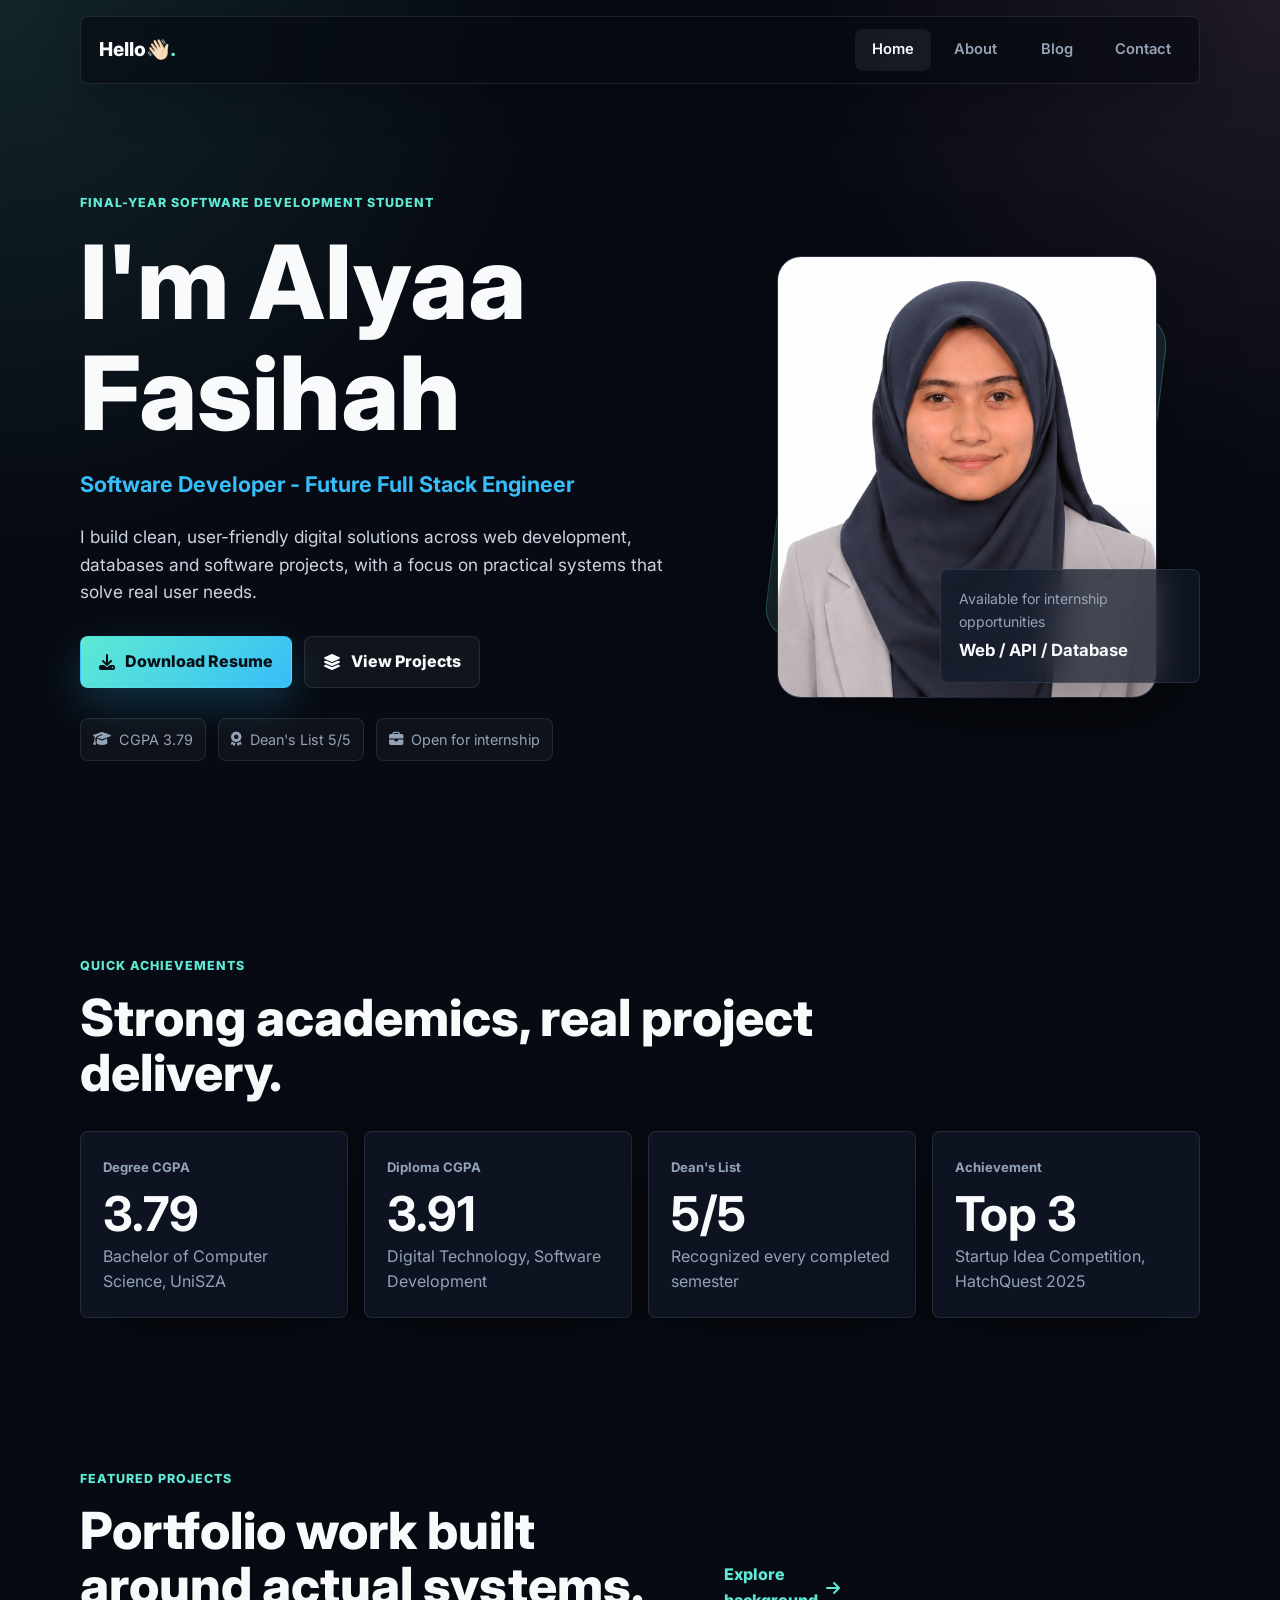
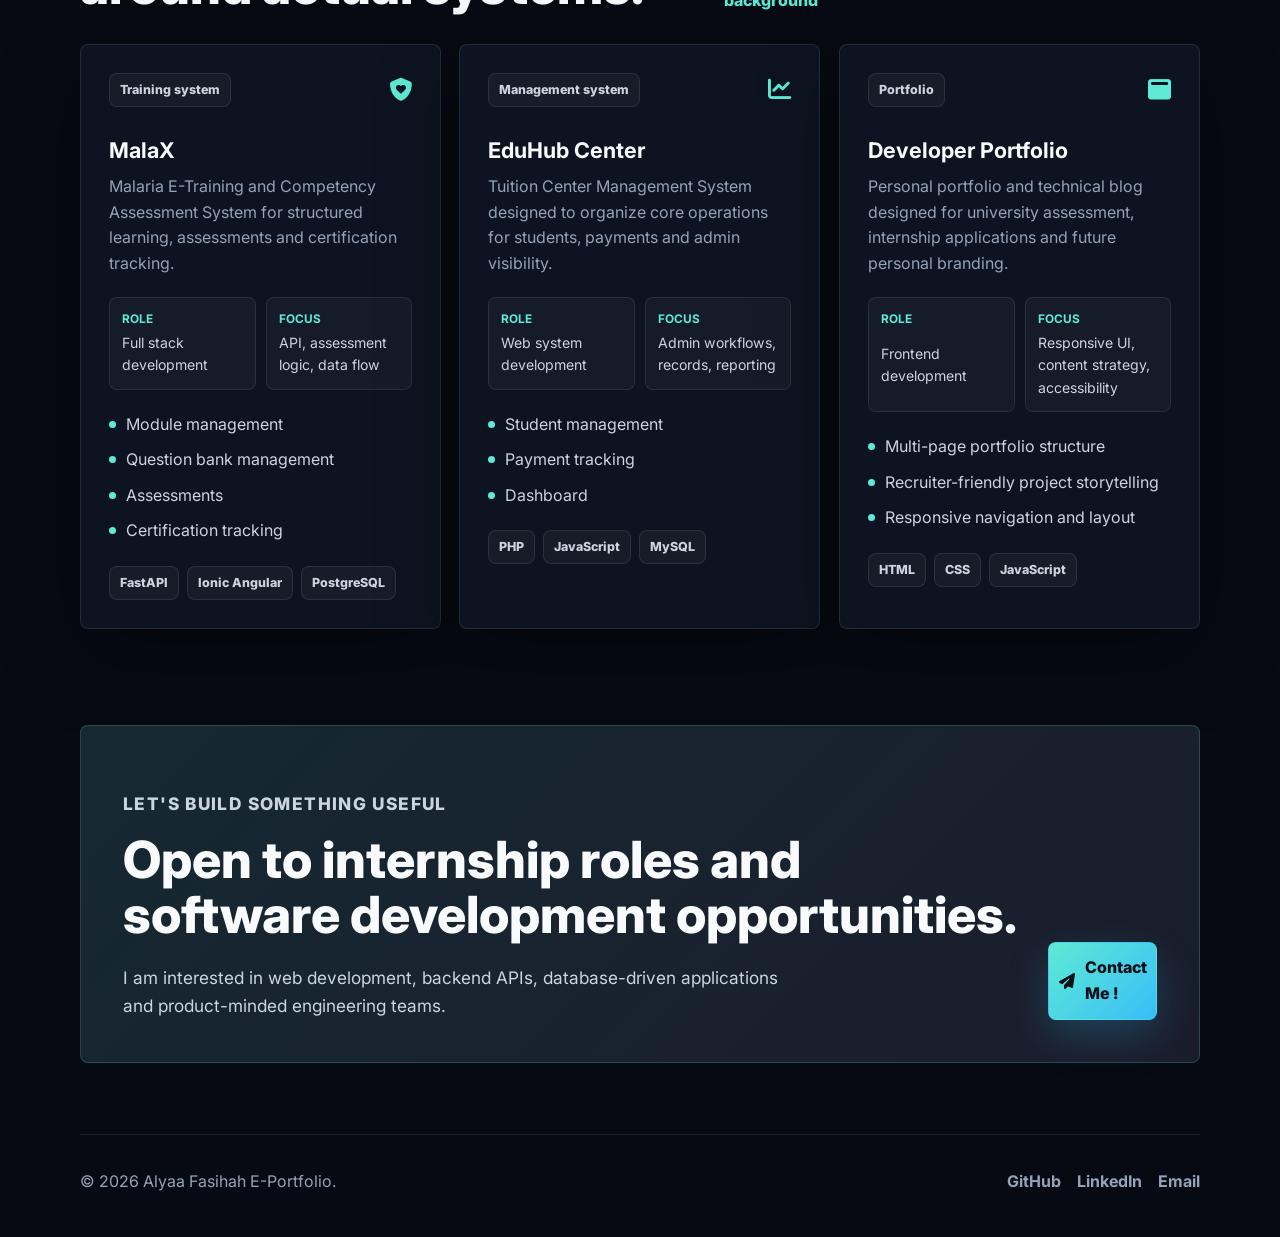
<file: index.html>
<!DOCTYPE html>
<html lang="en">
<head>
    <meta charset="UTF-8">
    <meta name="viewport" content="width=device-width, initial-scale=1.0">
    <meta name="description" content="Portfolio of Alyaa Fasihah Mohamad, a software developer and future full stack engineer.">
    <title>Alyaa Fasihah Mohamad | Software Developer</title>
    <link rel="preconnect" href="https://fonts.googleapis.com">
    <link rel="preconnect" href="https://fonts.gstatic.com" crossorigin>
    <link href="https://fonts.googleapis.com/css2?family=Inter:wght@400;500;600;700;800&display=swap" rel="stylesheet">
    <link rel="stylesheet" href="https://cdnjs.cloudflare.com/ajax/libs/font-awesome/6.5.1/css/all.min.css">
    <link rel="stylesheet" href="assets/css/style.css">
</head>
<body>
    <header class="site-header">
        <a class="logo" href="index.html" aria-label="Alyaa home">Hello👋🏻<span>.</span></a>
        <button class="nav-toggle" type="button" aria-label="Open navigation" aria-expanded="false">
            <i class="fa-solid fa-bars"></i>
        </button>
        <nav class="site-nav" aria-label="Primary navigation">
            <a class="active" href="index.html">Home</a>
            <a href="about.html">About</a>
            <a href="blog.html">Blog</a>
            <a href="contact.html">Contact</a>
        </nav>
    </header>

    <main>
        <section class="hero section-shell">
            <div class="hero-copy">
                <p class="eyebrow">Final-year software development student</p>
                <h1>I'm Alyaa Fasihah</h1>
                <p class="hero-role">Software Developer - Future Full Stack Engineer</p>
                <p class="hero-description">
                    I build clean, user-friendly digital solutions across web development, databases and software projects, with a focus on practical systems that solve real user needs.
                </p>
                <div class="hero-actions">
                    <a class="btn btn-primary" href="assets/files/AlyaaFasihah_Resume.pdf" download>
                        <i class="fa-solid fa-download"></i>
                        Download Resume
                    </a>
                    <a class="btn btn-secondary" href="#projects">
                        <i class="fa-solid fa-layer-group"></i>
                        View Projects
                    </a>
                </div>
                <div class="hero-meta" aria-label="Profile highlights">
                    <span><i class="fa-solid fa-graduation-cap"></i> CGPA 3.79</span>
                    <span><i class="fa-solid fa-award"></i> Dean's List 5/5</span>
                    <span><i class="fa-solid fa-briefcase"></i> Open for internship</span>
                </div>
            </div>

            <div class="profile-card" aria-label="Professional profile">
                <div class="profile-image-wrap">
                    <img src="assets/images/profile.png" alt="Alyaa Fasihah Mohamad">
                </div>
                <div class="profile-info glass-card">
                    <p>Available for internship opportunities</p>
                    <strong>Web / API / Database</strong>
                </div>
            </div>
        </section>

        <section class="section-shell compact">
            <div class="section-heading">
                <p class="eyebrow">Quick achievements</p>
                <h2>Strong academics, real project delivery.</h2>
            </div>
            <div class="stats-grid">
                <article class="stat-card">
                    <span>Degree CGPA</span>
                    <strong>3.79</strong>
                    <p>Bachelor of Computer Science, UniSZA</p>
                </article>
                <article class="stat-card">
                    <span>Diploma CGPA</span>
                    <strong>3.91</strong>
                    <p>Digital Technology, Software Development</p>
                </article>
                <article class="stat-card">
                    <span>Dean's List</span>
                    <strong>5/5</strong>
                    <p>Recognized every completed semester</p>
                </article>
                <article class="stat-card">
                    <span>Achievement</span>
                    <strong>Top 3</strong>
                    <p>Startup Idea Competition, HatchQuest 2025</p>
                </article>
            </div>
        </section>

        <section class="section-shell" id="projects">
            <div class="section-heading split">
                <div>
                    <p class="eyebrow">Featured projects</p>
                    <h2>Portfolio work built around actual systems.</h2>
                </div>
                <a class="text-link" href="about.html">Explore background <i class="fa-solid fa-arrow-right"></i></a>
            </div>

            <div class="project-grid">
                <article class="project-card featured-card">
                    <div class="card-top">
                        <span class="pill">Training system</span>
                        <i class="fa-solid fa-shield-heart"></i>
                    </div>
                    <h3>MalaX</h3>
                    <p>Malaria E-Training and Competency Assessment System for structured learning, assessments and certification tracking.</p>
                    <div class="project-proof">
                        <span><strong>Role</strong> Full stack development</span>
                        <span><strong>Focus</strong> API, assessment logic, data flow</span>
                    </div>
                    <ul class="feature-list">
                        <li>Module management</li>
                        <li>Question bank management</li>
                        <li>Assessments</li>
                        <li>Certification tracking</li>
                    </ul>
                    <div class="tech-stack">
                        <span>FastAPI</span>
                        <span>Ionic Angular</span>
                        <span>PostgreSQL</span>
                    </div>
                </article>

                <article class="project-card">
                    <div class="card-top">
                        <span class="pill">Management system</span>
                        <i class="fa-solid fa-chart-line"></i>
                    </div>
                    <h3>EduHub Center</h3>
                    <p>Tuition Center Management System designed to organize core operations for students, payments and admin visibility.</p>
                    <div class="project-proof">
                        <span><strong>Role</strong> Web system development</span>
                        <span><strong>Focus</strong> Admin workflows, records, reporting</span>
                    </div>
                    <ul class="feature-list">
                        <li>Student management</li>
                        <li>Payment tracking</li>
                        <li>Dashboard</li>
                    </ul>
                    <div class="tech-stack">
                        <span>PHP</span>
                        <span>JavaScript</span>
                        <span>MySQL</span>
                    </div>
                </article>

                <article class="project-card">
                    <div class="card-top">
                        <span class="pill">Portfolio</span>
                        <i class="fa-solid fa-window-maximize"></i>
                    </div>
                    <h3>Developer Portfolio</h3>
                    <p>Personal portfolio and technical blog designed for university assessment, internship applications and future personal branding.</p>
                    <div class="project-proof">
                        <span><strong>Role</strong> Frontend development</span>
                        <span><strong>Focus</strong> Responsive UI, content strategy, accessibility</span>
                    </div>
                    <ul class="feature-list">
                        <li>Multi-page portfolio structure</li>
                        <li>Recruiter-friendly project storytelling</li>
                        <li>Responsive navigation and layout</li>
                    </ul>
                    <div class="tech-stack">
                        <span>HTML</span>
                        <span>CSS</span>
                        <span>JavaScript</span>
                    </div>
                </article>
            </div>
        </section>

        <section class="cta-section section-shell">
            <div>
                <p class="eyebrow">Let's build something useful</p>
                <h2>Open to internship roles and software development opportunities.</h2>
                <p>I am interested in web development, backend APIs, database-driven applications and product-minded engineering teams.</p>
            </div>
            <a class="btn btn-primary" href="contact.html">
                <i class="fa-solid fa-paper-plane"></i>
                Contact Me !
            </a>
        </section>
    </main>

    <footer class="site-footer">
        <p>&copy; 2026 Alyaa Fasihah E-Portfolio.</p>
        <div class="footer-links">
            <a href="https://github.com/AlyaaCode" target="_blank" rel="noopener">GitHub</a>
            <a href="https://linkedin.com/in/alyaafasihah" target="_blank" rel="noopener">LinkedIn</a>
            <a href="mailto:alyaafasihahmohamad@gmail.com">Email</a>
        </div>
    </footer>

    <script src="assets/js/script.js"></script>
</body>
</html>
</file>
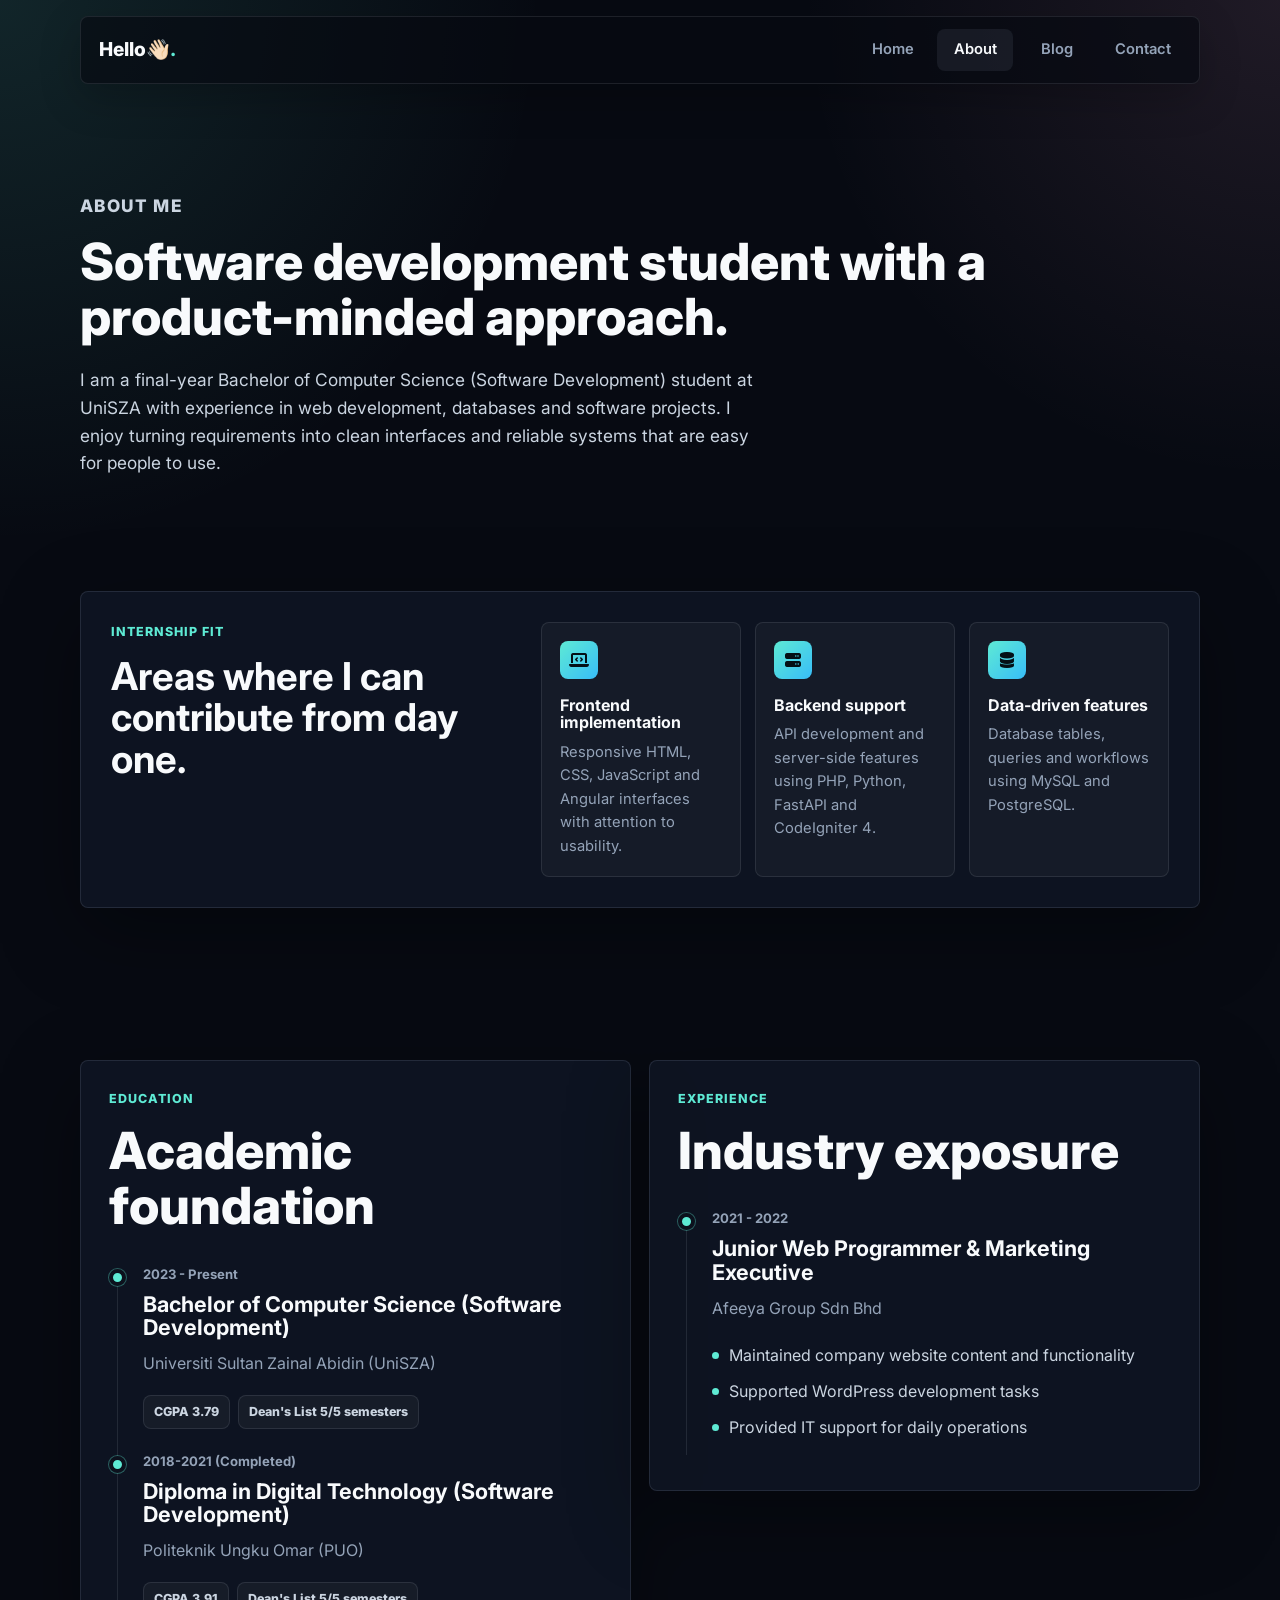
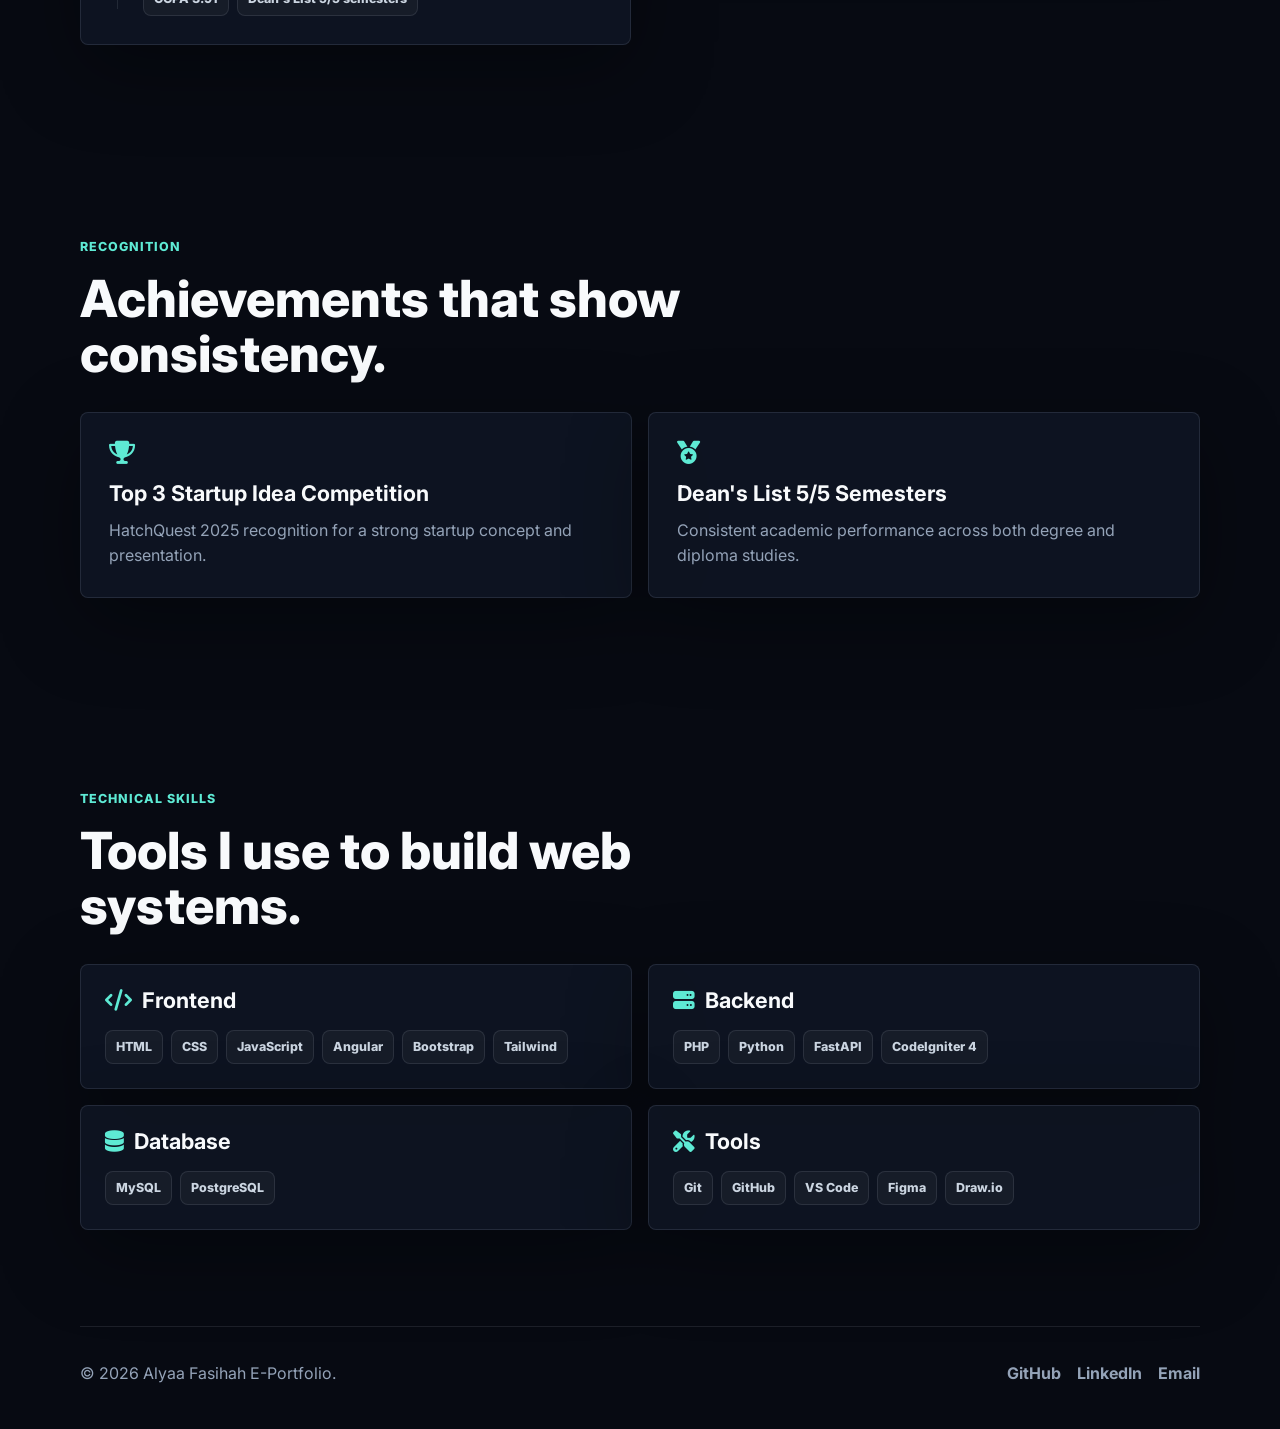
<file: about.html>
<!DOCTYPE html>
<html lang="en">
<head>
    <meta charset="UTF-8">
    <meta name="viewport" content="width=device-width, initial-scale=1.0">
    <meta name="description" content="About Alyaa Fasihah Mohamad, software developer and future full stack engineer.">
    <title>About | Alyaa Fasihah Mohamad</title>
    <link rel="preconnect" href="https://fonts.googleapis.com">
    <link rel="preconnect" href="https://fonts.gstatic.com" crossorigin>
    <link href="https://fonts.googleapis.com/css2?family=Inter:wght@400;500;600;700;800&display=swap" rel="stylesheet">
    <link rel="stylesheet" href="https://cdnjs.cloudflare.com/ajax/libs/font-awesome/6.5.1/css/all.min.css">
    <link rel="stylesheet" href="assets/css/style.css">
</head>
<body>
    <header class="site-header">
        <a class="logo" href="index.html" aria-label="Alyaa home">Hello👋🏻<span>.</span></a>
        <button class="nav-toggle" type="button" aria-label="Open navigation" aria-expanded="false">
            <i class="fa-solid fa-bars"></i>
        </button>
        <nav class="site-nav" aria-label="Primary navigation">
            <a href="index.html">Home</a>
            <a class="active" href="about.html">About</a>
            <a href="blog.html">Blog</a>
            <a href="contact.html">Contact</a>
        </nav>
    </header>

    <main>
        <section class="page-hero section-shell">
            <p class="eyebrow">About me</p>
            <h1>Software development student with a product-minded approach.</h1>
            <p>
                I am a final-year Bachelor of Computer Science (Software Development) student at UniSZA with experience in web development, databases and software projects. I enjoy turning requirements into clean interfaces and reliable systems that are easy for people to use.
            </p>
        </section>

        <section class="section-shell compact">
            <div class="recruiter-panel glass-card">
                <div>
                    <p class="eyebrow">Internship fit</p>
                    <h2>Areas where I can contribute from day one.</h2>
                </div>
                <div class="snapshot-grid">
                    <article>
                        <i class="fa-solid fa-laptop-code"></i>
                        <h3>Frontend implementation</h3>
                        <p>Responsive HTML, CSS, JavaScript and Angular interfaces with attention to usability.</p>
                    </article>
                    <article>
                        <i class="fa-solid fa-server"></i>
                        <h3>Backend support</h3>
                        <p>API development and server-side features using PHP, Python, FastAPI and CodeIgniter 4.</p>
                    </article>
                    <article>
                        <i class="fa-solid fa-database"></i>
                        <h3>Data-driven features</h3>
                        <p>Database tables, queries and workflows using MySQL and PostgreSQL.</p>
                    </article>
                </div>
            </div>
        </section>

        <section class="section-shell two-column">
            <div class="content-panel">
                <div class="section-heading">
                    <p class="eyebrow">Education</p>
                    <h2>Academic foundation</h2>
                </div>
                <div class="timeline">
                    <article class="timeline-item">
                        <span class="timeline-dot"></span>
                        <p class="timeline-date">2023 - Present</p>
                        <h3>Bachelor of Computer Science (Software Development)</h3>
                        <p>Universiti Sultan Zainal Abidin (UniSZA)</p>
                        <div class="timeline-meta"> 
                            <span>CGPA 3.79</span>
                            <span>Dean's List 5/5 semesters</span>
                        </div>
                    </article>
                    <article class="timeline-item">
                        <span class="timeline-dot"></span>
                        <p class="timeline-date">2018-2021 (Completed)</p>
                        <h3>Diploma in Digital Technology (Software Development)</h3>
                        <p>Politeknik Ungku Omar (PUO)</p>
                        <div class="timeline-meta">
                            <span>CGPA 3.91</span>
                            <span>Dean's List 5/5 semesters</span>
                        </div>
                    </article>
                </div>
            </div>

            <div class="content-panel">
                <div class="section-heading">
                    <p class="eyebrow">Experience</p>
                    <h2>Industry exposure</h2>
                </div>
                <div class="timeline">
                    <article class="timeline-item">
                        <span class="timeline-dot"></span>
                        <p class="timeline-date">2021 - 2022</p>
                        <h3>Junior Web Programmer & Marketing Executive</h3>
                        <p>Afeeya Group Sdn Bhd</p>
                        <ul class="feature-list">
                            <li>Maintained company website content and functionality</li>
                            <li>Supported WordPress development tasks</li>
                            <li>Provided IT support for daily operations</li>
                        </ul>
                    </article>
                </div>
            </div>
        </section>

        <section class="section-shell">
            <div class="section-heading split">
                <div>
                    <p class="eyebrow">Recognition</p>
                    <h2>Achievements that show consistency.</h2>
                </div>
            </div>
            <div class="achievement-grid">
                <article class="glass-card achievement-card">
                    <i class="fa-solid fa-trophy"></i>
                    <h3>Top 3 Startup Idea Competition</h3>
                    <p>HatchQuest 2025 recognition for a strong startup concept and presentation.</p>
                </article>
                <article class="glass-card achievement-card">
                    <i class="fa-solid fa-medal"></i>
                    <h3>Dean's List 5/5 Semesters</h3>
                    <p>Consistent academic performance across both degree and diploma studies.</p>
                </article>
            </div>
        </section>

        <section class="section-shell">
            <div class="section-heading">
                <p class="eyebrow">Technical skills</p>
                <h2>Tools I use to build web systems.</h2>
            </div>
            <div class="skills-grid">
                <article class="skill-group">
                    <h3><i class="fa-solid fa-code"></i> Frontend</h3>
                    <div class="skill-tags">
                        <span>HTML</span>
                        <span>CSS</span>
                        <span>JavaScript</span>
                        <span>Angular</span>
                        <span>Bootstrap</span>
                        <span>Tailwind</span>
                    </div>
                </article>
                <article class="skill-group">
                    <h3><i class="fa-solid fa-server"></i> Backend</h3>
                    <div class="skill-tags">
                        <span>PHP</span>
                        <span>Python</span>
                        <span>FastAPI</span>
                        <span>CodeIgniter 4</span>
                    </div>
                </article>
                <article class="skill-group">
                    <h3><i class="fa-solid fa-database"></i> Database</h3>
                    <div class="skill-tags">
                        <span>MySQL</span>
                        <span>PostgreSQL</span>
                    </div>
                </article>
                <article class="skill-group">
                    <h3><i class="fa-solid fa-screwdriver-wrench"></i> Tools</h3>
                    <div class="skill-tags">
                        <span>Git</span>
                        <span>GitHub</span>
                        <span>VS Code</span>
                        <span>Figma</span>
                        <span>Draw.io</span>
                    </div>
                </article>
            </div>
        </section>
    </main>

    <footer class="site-footer">
        <p>&copy; 2026 Alyaa Fasihah E-Portfolio.</p>
        <div class="footer-links">
            <a href="https://github.com/AlyaaCode" target="_blank" rel="noopener">GitHub</a>
            <a href="https://linkedin.com/in/alyaafasihah" target="_blank" rel="noopener">LinkedIn</a>
            <a href="mailto:alyaafasihahmohamad@gmail.com">Email</a>
        </div>
    </footer>

    <script src="assets/js/script.js"></script>
</body>
</html>
</file>
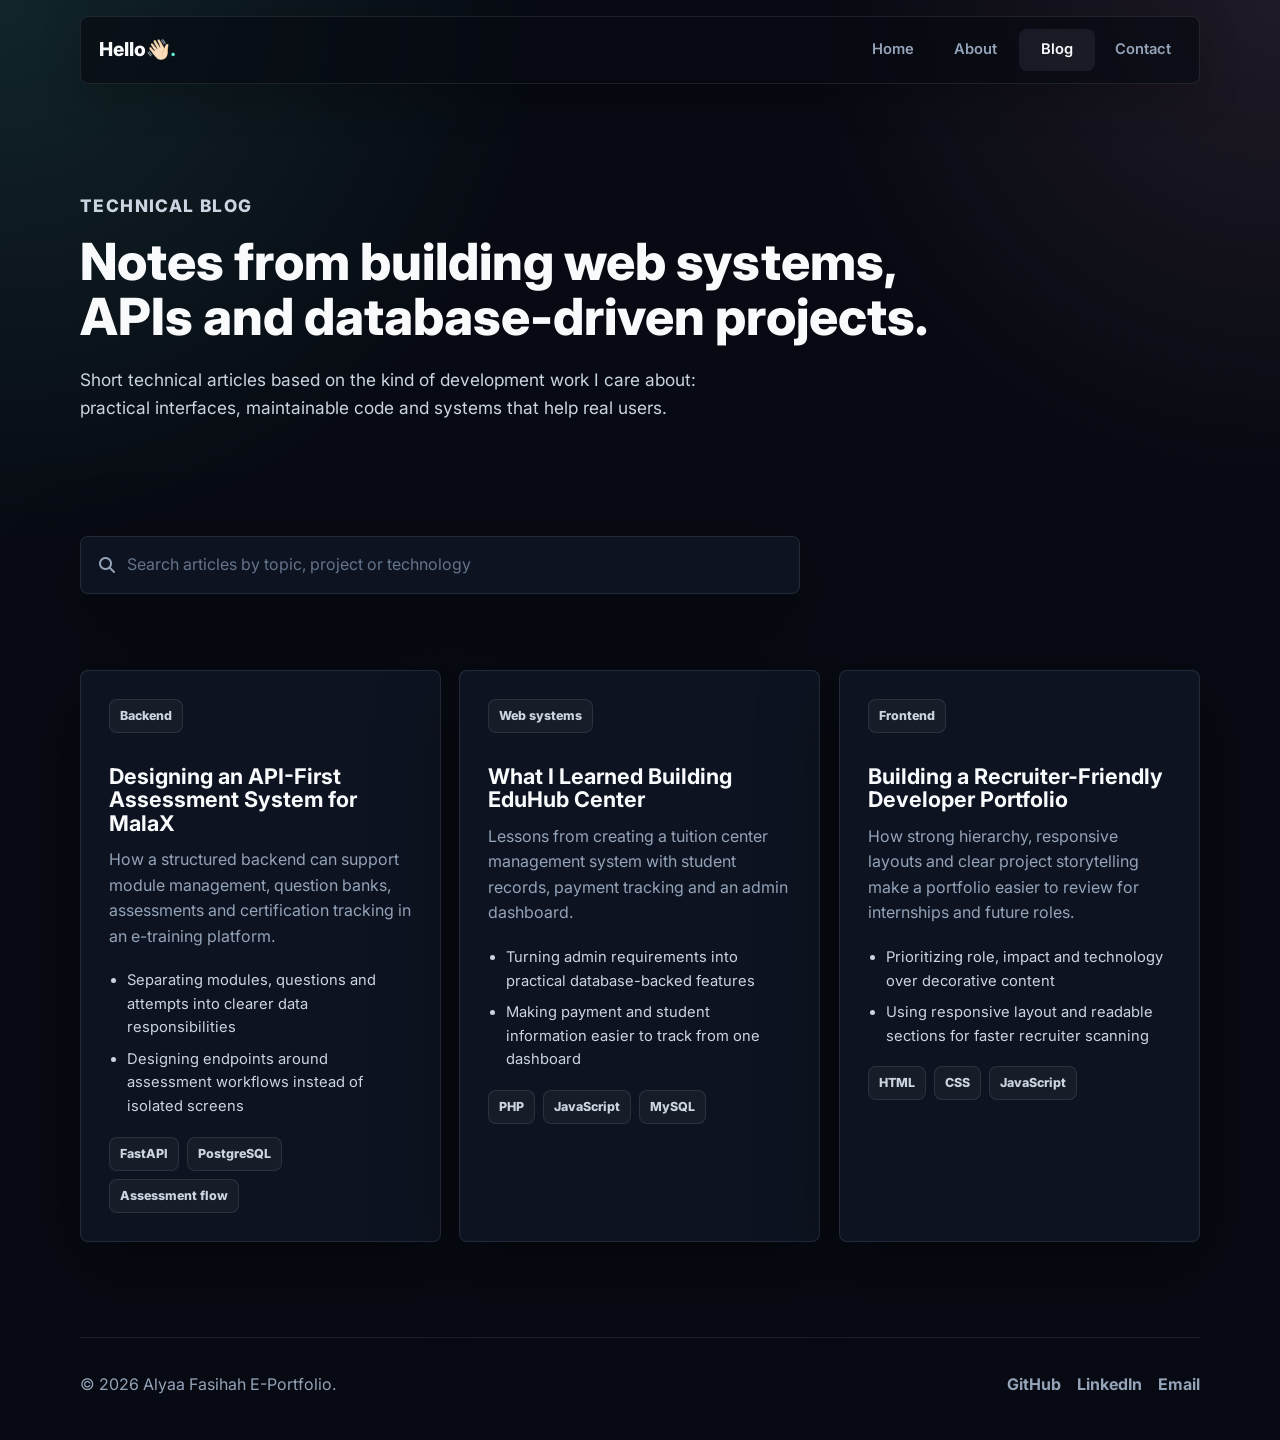
<file: blog.html>
<!DOCTYPE html>
<html lang="en">
<head>
    <meta charset="UTF-8">
    <meta name="viewport" content="width=device-width, initial-scale=1.0">
    <meta name="description" content="Technical blog by Alyaa Fasihah Mohamad about web development, backend systems and databases.">
    <title>Blog | Alyaa Fasihah Mohamad</title>
    <link rel="preconnect" href="https://fonts.googleapis.com">
    <link rel="preconnect" href="https://fonts.gstatic.com" crossorigin>
    <link href="https://fonts.googleapis.com/css2?family=Inter:wght@400;500;600;700;800&display=swap" rel="stylesheet">
    <link rel="stylesheet" href="https://cdnjs.cloudflare.com/ajax/libs/font-awesome/6.5.1/css/all.min.css">
    <link rel="stylesheet" href="assets/css/style.css">
</head>
<body>
    <header class="site-header">
        <a class="logo" href="index.html" aria-label="Alyaa home">Hello👋🏻<span>.</span></a>
        <button class="nav-toggle" type="button" aria-label="Open navigation" aria-expanded="false">
            <i class="fa-solid fa-bars"></i>
        </button>
        <nav class="site-nav" aria-label="Primary navigation">
            <a href="index.html">Home</a>
            <a href="about.html">About</a>
            <a class="active" href="blog.html">Blog</a>
            <a href="contact.html">Contact</a>
        </nav>
    </header>

    <main>
        <section class="page-hero section-shell">
            <p class="eyebrow">Technical blog</p>
            <h1>Notes from building web systems, APIs and database-driven projects.</h1>
            <p>Short technical articles based on the kind of development work I care about: practical interfaces, maintainable code and systems that help real users.</p>
        </section>

        <section class="section-shell compact">
            <label class="search-box" for="blogSearch">
                <i class="fa-solid fa-magnifying-glass"></i>
                <input id="blogSearch" type="search" placeholder="Search articles by topic, project or technology">
            </label>
        </section>

        <section class="section-shell blog-list">
            <article class="blog-card" data-search="fastapi backend api malax assessment system">
                <div class="card-top">
                    <span class="pill">Backend</span>
                </div>
                <h2>Designing an API-First Assessment System for MalaX</h2>
                <p>How a structured backend can support module management, question banks, assessments and certification tracking in an e-training platform.</p>
                <ul class="article-points">
                    <li>Separating modules, questions and attempts into clearer data responsibilities</li>
                    <li>Designing endpoints around assessment workflows instead of isolated screens</li>
                </ul>
                <div class="tech-stack">
                    <span>FastAPI</span>
                    <span>PostgreSQL</span>
                    <span>Assessment flow</span>
                </div>
            </article>

            <article class="blog-card" data-search="php mysql dashboard eduhub tuition management">
                <div class="card-top">
                    <span class="pill">Web systems</span>
                </div>
                <h2>What I Learned Building EduHub Center</h2>
                <p>Lessons from creating a tuition center management system with student records, payment tracking and an admin dashboard.</p>
                <ul class="article-points">
                    <li>Turning admin requirements into practical database-backed features</li>
                    <li>Making payment and student information easier to track from one dashboard</li>
                </ul>
                <div class="tech-stack">
                    <span>PHP</span>
                    <span>JavaScript</span>
                    <span>MySQL</span>
                </div>
            </article>

            <article class="blog-card" data-search="frontend portfolio html css javascript ui ux recruiter">
                <div class="card-top">
                    <span class="pill">Frontend</span>
                </div>
                <h2>Building a Recruiter-Friendly Developer Portfolio</h2>
                <p>How strong hierarchy, responsive layouts and clear project storytelling make a portfolio easier to review for internships and future roles.</p>
                <ul class="article-points">
                    <li>Prioritizing role, impact and technology over decorative content</li>
                    <li>Using responsive layout and readable sections for faster recruiter scanning</li>
                </ul>
                <div class="tech-stack">
                    <span>HTML</span>
                    <span>CSS</span>
                    <span>JavaScript</span>
                </div>
            </article>
        </section>
    </main>

    <footer class="site-footer">
        <p>&copy; 2026 Alyaa Fasihah E-Portfolio.</p>
        <div class="footer-links">
            <a href="https://github.com/AlyaaCode" target="_blank" rel="noopener">GitHub</a>
            <a href="https://linkedin.com/in/alyaafasihah" target="_blank" rel="noopener">LinkedIn</a>
            <a href="mailto:alyaafasihahmohamad@gmail.com">Email</a>
        </div>
    </footer>

    <script src="assets/js/script.js"></script>
</body>
</html>
</file>
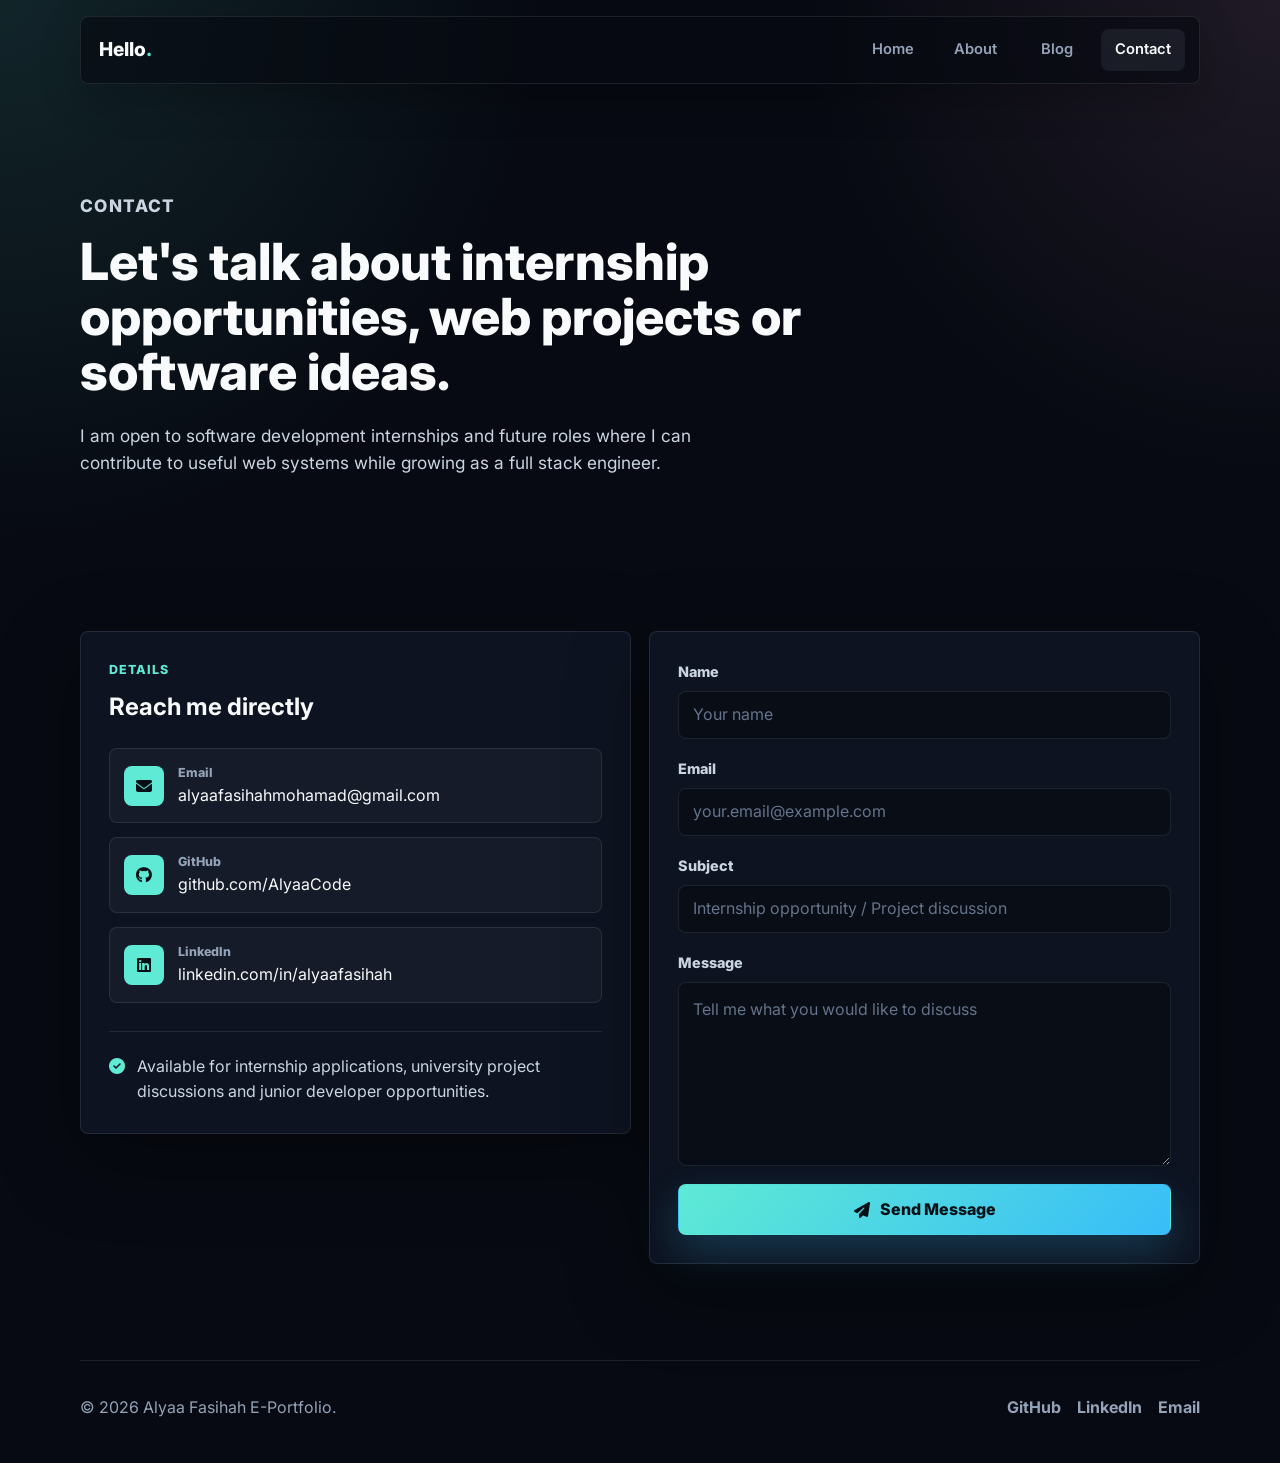
<file: contact.html>
<!DOCTYPE html>
<html lang="en">
<head>
    <meta charset="UTF-8">
    <meta name="viewport" content="width=device-width, initial-scale=1.0">
    <meta name="description" content="Contact Alyaa Fasihah Mohamad for internship and software development opportunities.">
    <title>Contact | Alyaa Fasihah Mohamad</title>
    <link rel="preconnect" href="https://fonts.googleapis.com">
    <link rel="preconnect" href="https://fonts.gstatic.com" crossorigin>
    <link href="https://fonts.googleapis.com/css2?family=Inter:wght@400;500;600;700;800&display=swap" rel="stylesheet">
    <link rel="stylesheet" href="https://cdnjs.cloudflare.com/ajax/libs/font-awesome/6.5.1/css/all.min.css">
    <link rel="stylesheet" href="assets/css/style.css">
</head>
<body>
    <header class="site-header">
        <a class="logo" href="index.html" aria-label="Alyaa home">Hello<span>.</span></a>
        <button class="nav-toggle" type="button" aria-label="Open navigation" aria-expanded="false">
            <i class="fa-solid fa-bars"></i>
        </button>
        <nav class="site-nav" aria-label="Primary navigation">
            <a href="index.html">Home</a>
            <a href="about.html">About</a>
            <a href="blog.html">Blog</a>
            <a class="active" href="contact.html">Contact</a>
        </nav>
    </header>

    <main>
        <section class="page-hero section-shell">
            <p class="eyebrow">Contact</p>
            <h1>Let's talk about internship opportunities, web projects or software ideas.</h1>
            <p>I am open to software development internships and future roles where I can contribute to useful web systems while growing as a full stack engineer.</p>
        </section>

        <section class="contact-layout section-shell">
            <aside class="contact-panel glass-card">
                <p class="eyebrow">Details</p>
                <h2>Reach me directly</h2>
                <div class="contact-list">
                    <a href="mailto:alyaafasihahmohamad@gmail.com">
                        <i class="fa-solid fa-envelope"></i>
                        <span>
                            <small>Email</small>
                            alyaafasihahmohamad@gmail.com
                        </span>
                    </a>
                    <a href="https://github.com/AlyaaCode" target="_blank" rel="noopener">
                        <i class="fa-brands fa-github"></i>
                        <span>
                            <small>GitHub</small>
                            github.com/AlyaaCode
                        </span>
                    </a>
                    <a href="https://linkedin.com/in/alyaafasihah" target="_blank" rel="noopener">
                        <i class="fa-brands fa-linkedin"></i>
                        <span>
                            <small>LinkedIn</small>
                            linkedin.com/in/alyaafasihah
                        </span>
                    </a>
                </div>
                <div class="availability-note">
                    <i class="fa-solid fa-circle-check"></i>
                    <p>Available for internship applications, university project discussions and junior developer opportunities.</p>
                </div>
            </aside>

            <form class="contact-form glass-card" action="mailto:alyaafasihahmohamad@gmail.com" method="post" enctype="text/plain">
                <div class="form-row">
                    <label for="name">Name</label>
                    <input id="name" name="name" type="text" placeholder="Your name" required>
                </div>
                <div class="form-row">
                    <label for="email">Email</label>
                    <input id="email" name="email" type="email" placeholder="your.email@example.com" required>
                </div>
                <div class="form-row">
                    <label for="subject">Subject</label>
                    <input id="subject" name="subject" type="text" placeholder="Internship opportunity / Project discussion">
                </div>
                <div class="form-row">
                    <label for="message">Message</label>
                    <textarea id="message" name="message" rows="6" placeholder="Tell me what you would like to discuss" required></textarea>
                </div>
                <button class="btn btn-primary" type="submit">
                    <i class="fa-solid fa-paper-plane"></i>
                    Send Message
                </button>
            </form>
        </section>
    </main>

    <footer class="site-footer">
        <p>&copy; 2026 Alyaa Fasihah E-Portfolio.</p>
        <div class="footer-links">
            <a href="https://github.com/AlyaaCode" target="_blank" rel="noopener">GitHub</a>
            <a href="https://linkedin.com/in/alyaafasihah" target="_blank" rel="noopener">LinkedIn</a>
            <a href="mailto:alyaafasihahmohamad@gmail.com">Email</a>
        </div>
    </footer>

    <script src="assets/js/script.js"></script>
</body>
</html>
</file>
<file: assets/css/style.css>
:root {
    --bg: #070a12;
    --surface: #0c111d;
    --surface-strong: #111827;
    --card: rgba(17, 24, 39, 0.72);
    --card-border: rgba(148, 163, 184, 0.16);
    --text: #f8fafc;
    --muted: #94a3b8;
    --soft: #cbd5e1;
    --accent: #5eead4;
    --accent-strong: #38bdf8;
    --accent-warm: #f9a8d4;
    --line: rgba(226, 232, 240, 0.1);
    --shadow: 0 24px 80px rgba(0, 0, 0, 0.35);
    --radius: 8px;
    --container: 1120px;
}

* {
    box-sizing: border-box;
    margin: 0;
    padding: 0;
}

html {
    scroll-behavior: smooth;
}

body {
    min-height: 100vh;
    font-family: "Inter", Arial, sans-serif;
    color: var(--text);
    background:
        radial-gradient(circle at top left, rgba(94, 234, 212, 0.12), transparent 34rem),
        radial-gradient(circle at top right, rgba(249, 168, 212, 0.1), transparent 30rem),
        var(--bg);
    line-height: 1.6;
    overflow-x: hidden;
    animation: pageFade 420ms ease both;
}

body.nav-open {
    overflow: hidden;
}

a {
    color: inherit;
    text-decoration: none;
}

img {
    display: block;
    max-width: 100%;
}

button,
input,
textarea {
    font: inherit;
}

.site-header {
    position: fixed;
    inset: 0 0 auto;
    z-index: 50;
    display: flex;
    align-items: center;
    justify-content: space-between;
    width: min(var(--container), calc(100% - 40px));
    margin: 16px auto 0;
    padding: 12px 14px 12px 18px;
    border: 1px solid var(--line);
    border-radius: var(--radius);
    background: rgba(7, 10, 18, 0.66);
    box-shadow: 0 14px 40px rgba(0, 0, 0, 0.22);
    backdrop-filter: blur(18px);
    transition: background 220ms ease, border-color 220ms ease, box-shadow 220ms ease;
}

.site-header.scrolled {
    border-color: rgba(148, 163, 184, 0.24);
    background: rgba(7, 10, 18, 0.92);
    box-shadow: 0 18px 54px rgba(0, 0, 0, 0.36);
}

.logo {
    font-size: 1.2rem;
    font-weight: 800;
    letter-spacing: 0;
}

.logo span {
    color: var(--accent);
}

.site-nav {
    display: flex;
    align-items: center;
    gap: 6px;
}

.site-nav a {
    min-width: 76px;
    padding: 9px 14px;
    border-radius: var(--radius);
    color: var(--muted);
    font-size: 0.92rem;
    font-weight: 600;
    text-align: center;
    transition: color 180ms ease, background 180ms ease, transform 180ms ease;
}

.site-nav a:hover,
.site-nav a.active {
    color: var(--text);
    background: rgba(148, 163, 184, 0.1);
}

.site-nav a:hover {
    transform: translateY(-1px);
}

.nav-toggle {
    display: none;
    width: 42px;
    height: 42px;
    border: 1px solid var(--line);
    border-radius: var(--radius);
    color: var(--text);
    background: rgba(255, 255, 255, 0.04);
    cursor: pointer;
    transition: border-color 180ms ease, background 180ms ease, transform 180ms ease;
}

.nav-toggle:hover {
    border-color: rgba(94, 234, 212, 0.34);
    background: rgba(255, 255, 255, 0.075);
}

.section-shell {
    width: min(var(--container), calc(100% - 40px));
    margin: 0 auto;
    padding: 96px 0;
}

.section-shell.compact {
    padding: 56px 0;
}

.hero {
    display: grid;
    grid-template-columns: minmax(0, 1.12fr) minmax(320px, 0.88fr);
    gap: 58px;
    align-items: center;
    min-height: 100vh;
    padding-top: 150px;
}

.hero-copy > *,
.profile-card {
    animation: heroSlideUp 700ms ease both;
}

.hero-copy > *:nth-child(2) {
    animation-delay: 80ms;
}

.hero-copy > *:nth-child(3) {
    animation-delay: 140ms;
}

.hero-copy > *:nth-child(4) {
    animation-delay: 200ms;
}

.hero-copy > *:nth-child(5) {
    animation-delay: 260ms;
}

.hero-copy > *:nth-child(6) {
    animation-delay: 320ms;
}

.profile-card {
    animation-delay: 220ms;
}

.eyebrow {
    margin-bottom: 14px;
    color: var(--accent);
    font-size: 0.78rem;
    font-weight: 800;
    letter-spacing: 0.08em;
    text-transform: uppercase;
}

h1,
h2,
h3 {
    line-height: 1.08;
    letter-spacing: 0;
}

.hero h1 {
    max-width: 820px;
    font-size: clamp(3.2rem, 8vw, 6.7rem);
    font-weight: 800;
}

.hero-role {
    margin-top: 18px;
    color: var(--accent-strong);
    font-size: clamp(1.05rem, 2vw, 1.35rem);
    font-weight: 700;
}

.hero-description,
.page-hero p,
.cta-section p {
    max-width: 680px;
    margin-top: 22px;
    color: var(--soft);
    font-size: 1.08rem;
}

.hero-actions,
.hero-meta {
    display: flex;
    flex-wrap: wrap;
    gap: 12px;
    margin-top: 30px;
}

.btn {
    display: inline-flex;
    align-items: center;
    justify-content: center;
    gap: 10px;
    min-height: 48px;
    padding: 12px 18px;
    border: 1px solid transparent;
    border-radius: var(--radius);
    font-weight: 800;
    position: relative;
    overflow: hidden;
    transition: transform 200ms ease, box-shadow 200ms ease, border-color 200ms ease, background 200ms ease;
}

.btn::after {
    position: absolute;
    inset: 0;
    content: "";
    background: linear-gradient(120deg, transparent, rgba(255, 255, 255, 0.22), transparent);
    transform: translateX(-120%);
    transition: transform 420ms ease;
}

.btn:hover::after {
    transform: translateX(120%);
}

.btn:hover {
    transform: translateY(-2px) scale(1.01);
}

.btn-primary {
    color: #041016;
    background: linear-gradient(135deg, var(--accent), var(--accent-strong));
    box-shadow: 0 16px 42px rgba(56, 189, 248, 0.22);
}

.btn-secondary {
    color: var(--text);
    border-color: var(--line);
    background: rgba(255, 255, 255, 0.045);
}

.btn-secondary:hover {
    border-color: rgba(94, 234, 212, 0.38);
}

.hero-meta span {
    display: inline-flex;
    align-items: center;
    gap: 8px;
    padding: 9px 12px;
    border: 1px solid var(--line);
    border-radius: var(--radius);
    color: var(--muted);
    background: rgba(255, 255, 255, 0.035);
    font-size: 0.9rem;
}

.profile-card {
    position: relative;
    display: grid;
    place-items: center;
    min-height: 520px;
    will-change: transform;
}

.profile-card::before {
    position: absolute;
    width: 78%;
    aspect-ratio: 1;
    content: "";
    border: 1px solid rgba(94, 234, 212, 0.28);
    border-radius: 32px;
    background:
        linear-gradient(135deg, rgba(94, 234, 212, 0.14), rgba(56, 189, 248, 0.04)),
        rgba(255, 255, 255, 0.035);
    transform: rotate(7deg);
}

.profile-image-wrap {
    position: relative;
    width: min(380px, 86vw);
    aspect-ratio: 0.86;
    overflow: hidden;
    border: 1px solid var(--card-border);
    border-radius: 24px;
    background: var(--surface-strong);
    box-shadow: var(--shadow);
    animation: profileFloat 6s ease-in-out infinite;
}

.profile-image-wrap img {
    width: 100%;
    height: 100%;
    object-fit: cover;
}

.glass-card,
.stat-card,
.project-card,
.blog-card,
.skill-group,
.content-panel {
    border: 1px solid var(--card-border);
    border-radius: var(--radius);
    background: var(--card);
    box-shadow: var(--shadow);
    backdrop-filter: blur(18px);
}

.profile-info {
    position: absolute;
    right: 0;
    bottom: 54px;
    width: min(260px, 72%);
    padding: 18px;
}

.profile-info p {
    color: var(--muted);
    font-size: 0.88rem;
}

.profile-info strong {
    display: block;
    margin-top: 4px;
    font-size: 1.05rem;
}

.section-heading {
    max-width: 760px;
    margin-bottom: 30px;
}

.section-heading h2,
.page-hero h1,
.cta-section h2 {
    font-size: clamp(2rem, 4vw, 3.4rem);
    font-weight: 800;
}

.recruiter-panel {
    display: grid;
    grid-template-columns: 0.78fr 1.22fr;
    gap: 28px;
    align-items: start;
    padding: 30px;
}

.recruiter-panel h2 {
    font-size: clamp(1.8rem, 3vw, 2.6rem);
}

.snapshot-grid {
    display: grid;
    grid-template-columns: repeat(3, minmax(0, 1fr));
    gap: 14px;
}

.snapshot-grid article {
    min-height: 190px;
    padding: 18px;
    border: 1px solid var(--line);
    border-radius: var(--radius);
    background: rgba(255, 255, 255, 0.035);
}

.snapshot-grid i {
    display: grid;
    place-items: center;
    width: 38px;
    height: 38px;
    margin-bottom: 18px;
    border-radius: var(--radius);
    color: #041016;
    background: linear-gradient(135deg, var(--accent), var(--accent-strong));
}

.snapshot-grid h3 {
    margin-bottom: 9px;
    font-size: 1rem;
}

.snapshot-grid p {
    color: var(--muted);
    font-size: 0.92rem;
}

.section-heading.split,
.cta-section {
    display: flex;
    align-items: end;
    justify-content: space-between;
    gap: 28px;
}

.text-link {
    display: inline-flex;
    align-items: center;
    gap: 8px;
    color: var(--accent);
    font-weight: 800;
}

.stats-grid,
.achievement-grid,
.skills-grid {
    display: grid;
    grid-template-columns: repeat(4, minmax(0, 1fr));
    gap: 16px;
}

.stat-card {
    padding: 22px;
    transition: transform 180ms ease, border-color 180ms ease, background 180ms ease;
}

.stat-card:hover,
.project-card:hover,
.blog-card:hover,
.skill-group:hover,
.achievement-card:hover {
    border-color: rgba(94, 234, 212, 0.34);
    background: rgba(17, 24, 39, 0.88);
    transform: translateY(-4px);
    box-shadow: 0 26px 84px rgba(0, 0, 0, 0.44), 0 0 28px rgba(94, 234, 212, 0.07);
}

.stat-card span,
.timeline-date,
.read-time {
    color: var(--muted);
    font-size: 0.82rem;
    font-weight: 700;
}

.stat-card strong {
    display: block;
    margin: 10px 0 6px;
    color: var(--text);
    font-size: clamp(2rem, 4vw, 3rem);
    line-height: 1;
}

.stat-card p,
.project-card p,
.blog-card p,
.achievement-card p,
.timeline-item p {
    color: var(--muted);
}

.project-grid {
    display: grid;
    grid-template-columns: repeat(3, minmax(0, 1fr));
    gap: 18px;
}

.project-card,
.blog-card {
    padding: 28px;
    transition: transform 180ms ease, border-color 180ms ease, background 180ms ease;
}

.featured-card {
    min-height: 100%;
}

.card-top {
    display: flex;
    align-items: center;
    justify-content: space-between;
    gap: 16px;
    margin-bottom: 32px;
}

.card-top i,
.achievement-card i {
    color: var(--accent);
    font-size: 1.45rem;
}

.pill,
.tech-stack span,
.skill-tags span,
.timeline-meta span {
    display: inline-flex;
    align-items: center;
    min-height: 30px;
    padding: 6px 10px;
    border: 1px solid var(--line);
    border-radius: var(--radius);
    color: var(--soft);
    background: rgba(255, 255, 255, 0.04);
    font-size: 0.78rem;
    font-weight: 800;
}

.project-card h3,
.blog-card h2,
.achievement-card h3,
.skill-group h3,
.timeline-item h3 {
    margin-bottom: 12px;
    font-size: 1.35rem;
}

.feature-list {
    display: grid;
    gap: 10px;
    margin: 22px 0;
    padding-left: 0;
    list-style: none;
}

.project-proof {
    display: grid;
    grid-template-columns: repeat(2, minmax(0, 1fr));
    gap: 10px;
    margin-top: 20px;
}

.project-proof span {
    display: grid;
    gap: 3px;
    padding: 12px;
    border: 1px solid var(--line);
    border-radius: var(--radius);
    color: var(--soft);
    background: rgba(255, 255, 255, 0.035);
    font-size: 0.88rem;
}

.project-proof strong {
    color: var(--accent);
    font-size: 0.74rem;
    text-transform: uppercase;
}

.feature-list li {
    display: flex;
    gap: 10px;
    color: var(--soft);
}

.feature-list li::before {
    width: 7px;
    height: 7px;
    margin-top: 9px;
    content: "";
    border-radius: 50%;
    background: var(--accent);
    flex: 0 0 auto;
}

.tech-stack,
.skill-tags,
.timeline-meta {
    display: flex;
    flex-wrap: wrap;
    gap: 8px;
    margin-top: 18px;
}

.cta-section {
    margin-bottom: 72px;
    padding: 42px;
    border: 1px solid rgba(94, 234, 212, 0.2);
    border-radius: var(--radius);
    background:
        linear-gradient(135deg, rgba(94, 234, 212, 0.1), rgba(249, 168, 212, 0.06)),
        rgba(17, 24, 39, 0.72);
}

.page-hero {
    padding-top: 170px;
    padding-bottom: 58px;
}

.page-hero h1 {
    max-width: 920px;
}

.two-column,
.contact-layout {
    display: grid;
    grid-template-columns: 1fr 1fr;
    gap: 18px;
    align-items: start;
}

.content-panel,
.contact-panel,
.contact-form {
    padding: 28px;
}

.timeline {
    position: relative;
    display: grid;
    gap: 22px;
}

.timeline::before {
    position: absolute;
    top: 7px;
    bottom: 7px;
    left: 8px;
    width: 1px;
    content: "";
    background: var(--line);
}

.timeline-item {
    position: relative;
    padding-left: 34px;
}

.timeline-dot {
    position: absolute;
    top: 5px;
    left: 0;
    width: 17px;
    height: 17px;
    border: 4px solid var(--surface);
    border-radius: 50%;
    background: var(--accent);
    box-shadow: 0 0 0 1px rgba(94, 234, 212, 0.35);
}

.timeline-date {
    margin-bottom: 8px;
    color: var(--accent);
}

.achievement-grid {
    grid-template-columns: repeat(2, minmax(0, 1fr));
}

.achievement-card {
    padding: 28px;
    transition: transform 180ms ease, border-color 180ms ease, background 180ms ease;
}

.achievement-card i {
    margin-bottom: 18px;
}

.skills-grid {
    grid-template-columns: repeat(2, minmax(0, 1fr));
}

.skill-group {
    padding: 24px;
    transition: transform 180ms ease, border-color 180ms ease, background 180ms ease;
}

.skill-group h3 {
    display: flex;
    align-items: center;
    gap: 10px;
}

.skill-group h3 i {
    color: var(--accent);
}

.search-box {
    display: flex;
    align-items: center;
    gap: 12px;
    width: min(720px, 100%);
    min-height: 58px;
    padding: 0 18px;
    border: 1px solid var(--card-border);
    border-radius: var(--radius);
    color: var(--muted);
    background: rgba(17, 24, 39, 0.72);
    box-shadow: var(--shadow);
}

.search-box input {
    width: 100%;
    border: 0;
    outline: 0;
    color: var(--text);
    background: transparent;
}

.search-box input::placeholder,
.contact-form input::placeholder,
.contact-form textarea::placeholder {
    color: #64748b;
}

.blog-list {
    display: grid;
    grid-template-columns: repeat(3, minmax(0, 1fr));
    gap: 18px;
    padding-top: 20px;
}

.blog-card {
    min-height: 320px;
}

.article-points {
    display: grid;
    gap: 8px;
    margin: 20px 0 0;
    padding-left: 18px;
    color: var(--soft);
    font-size: 0.92rem;
}

.blog-card.hidden {
    display: none;
}

.contact-list {
    display: grid;
    gap: 14px;
    margin-top: 28px;
}

.contact-list a {
    display: flex;
    align-items: center;
    gap: 14px;
    padding: 14px;
    border: 1px solid var(--line);
    border-radius: var(--radius);
    background: rgba(255, 255, 255, 0.035);
    transition: transform 180ms ease, border-color 180ms ease;
}

.contact-list a:hover {
    border-color: rgba(94, 234, 212, 0.34);
    transform: translateY(-2px);
}

.contact-list i {
    display: grid;
    place-items: center;
    width: 40px;
    height: 40px;
    border-radius: var(--radius);
    color: #041016;
    background: var(--accent);
    flex: 0 0 auto;
}

.contact-list small {
    display: block;
    color: var(--muted);
    font-size: 0.78rem;
    font-weight: 800;
}

.availability-note {
    display: flex;
    gap: 12px;
    margin-top: 28px;
    padding-top: 22px;
    border-top: 1px solid var(--line);
    color: var(--soft);
}

.availability-note i {
    color: var(--accent);
    margin-top: 4px;
}

.contact-summary {
    margin-top: 22px;
    padding: 18px;
    border: 1px solid rgba(94, 234, 212, 0.22);
    border-radius: var(--radius);
    background: rgba(94, 234, 212, 0.06);
}

.contact-summary span {
    display: block;
    color: var(--accent);
    font-size: 0.78rem;
    font-weight: 800;
    text-transform: uppercase;
}

.contact-summary strong {
    display: block;
    margin-top: 6px;
    font-size: 1.1rem;
}

.contact-summary p {
    margin-top: 8px;
    color: var(--muted);
}

.contact-form {
    display: grid;
    gap: 18px;
}

.form-row {
    display: grid;
    gap: 8px;
}

.form-row label {
    color: var(--soft);
    font-size: 0.9rem;
    font-weight: 800;
}

.contact-form input,
.contact-form textarea {
    width: 100%;
    border: 1px solid var(--line);
    border-radius: var(--radius);
    outline: 0;
    color: var(--text);
    background: rgba(7, 10, 18, 0.64);
    transition: border-color 180ms ease, box-shadow 180ms ease;
}

.contact-form input {
    min-height: 48px;
    padding: 0 14px;
}

.contact-form textarea {
    resize: vertical;
    min-height: 150px;
    padding: 14px;
}

.contact-form input:focus,
.contact-form textarea:focus {
    border-color: rgba(94, 234, 212, 0.52);
    box-shadow: 0 0 0 4px rgba(94, 234, 212, 0.08);
}

.site-footer {
    display: flex;
    align-items: center;
    justify-content: space-between;
    gap: 20px;
    width: min(var(--container), calc(100% - 40px));
    margin: 0 auto;
    padding: 34px 0 42px;
    border-top: 1px solid var(--line);
    color: var(--muted);
}

.footer-links {
    display: flex;
    flex-wrap: wrap;
    gap: 16px;
}

.footer-links a {
    font-weight: 700;
    transition: color 180ms ease;
}

.footer-links a:hover {
    color: var(--accent);
}

.reveal {
    opacity: 0;
    transform: translateY(24px);
    transition: opacity 620ms ease, transform 620ms ease;
    transition-delay: var(--reveal-delay, 0ms);
    will-change: opacity, transform;
}

.reveal.is-visible {
    opacity: 1;
    transform: translateY(0);
}

.image-reveal {
    opacity: 0;
    transform: translateY(18px) scale(0.98);
    transition: opacity 720ms ease, transform 720ms ease;
}

.image-reveal.is-visible {
    opacity: 1;
    transform: translateY(0) scale(1);
}

@keyframes pageFade {
    from {
        opacity: 0;
    }

    to {
        opacity: 1;
    }
}

@keyframes heroSlideUp {
    from {
        opacity: 0;
        transform: translateY(18px);
    }

    to {
        opacity: 1;
        transform: translateY(0);
    }
}

@keyframes profileFloat {
    0%,
    100% {
        transform: translateY(0);
    }

    50% {
        transform: translateY(-8px);
    }
}

@media (max-width: 980px) {
    .hero,
    .two-column,
    .contact-layout {
        grid-template-columns: 1fr;
    }

    .hero {
        min-height: auto;
        padding-top: 142px;
    }

    .profile-card {
        min-height: 460px;
    }

    .project-grid,
    .stats-grid,
    .blog-list {
        grid-template-columns: repeat(2, minmax(0, 1fr));
    }

    .section-heading.split,
    .cta-section {
        align-items: start;
        flex-direction: column;
    }

    .recruiter-panel,
    .snapshot-grid {
        grid-template-columns: 1fr;
    }
}

@media (max-width: 720px) {
    .site-header {
        width: calc(100% - 24px);
        margin-top: 12px;
    }

    .nav-toggle {
        display: grid;
        place-items: center;
    }

    .site-nav {
        position: fixed;
        top: 78px;
        left: 12px;
        right: 12px;
        display: grid;
        opacity: 0;
        visibility: hidden;
        pointer-events: none;
        transform: translateY(-10px);
        padding: 12px;
        border: 1px solid var(--line);
        border-radius: var(--radius);
        background: rgba(7, 10, 18, 0.96);
        box-shadow: var(--shadow);
        backdrop-filter: blur(18px);
        transition: opacity 220ms ease, transform 220ms ease, visibility 220ms ease;
    }

    .site-nav.open {
        opacity: 1;
        visibility: visible;
        pointer-events: auto;
        transform: translateY(0);
    }

    .site-nav a {
        min-width: 0;
        text-align: left;
    }

    .section-shell {
        width: min(100% - 28px, var(--container));
        padding: 66px 0;
    }

    .hero,
    .page-hero {
        padding-top: 126px;
    }

    .hero h1 {
        font-size: clamp(2.85rem, 15vw, 4.3rem);
    }

    .profile-card {
        min-height: auto;
        padding: 14px 0 76px;
    }

    .profile-card::before {
        width: 72%;
    }

    .profile-info {
        right: 12px;
        bottom: 22px;
        width: min(250px, calc(100% - 24px));
    }

    .hero-actions,
    .hero-actions .btn,
    .cta-section .btn,
    .contact-form .btn {
        width: 100%;
    }

    .stats-grid,
    .project-grid,
    .achievement-grid,
    .skills-grid,
    .blog-list {
        grid-template-columns: 1fr;
    }

    .content-panel,
    .contact-panel,
    .contact-form,
    .recruiter-panel,
    .project-card,
    .blog-card,
    .achievement-card,
    .skill-group,
    .cta-section {
        padding: 22px;
    }

    .project-proof {
        grid-template-columns: 1fr;
    }

    .site-footer {
        flex-direction: column;
        align-items: start;
        width: min(100% - 28px, var(--container));
    }
}

@media (prefers-reduced-motion: reduce) {
    *,
    *::before,
    *::after {
        animation-duration: 0.01ms !important;
        animation-iteration-count: 1 !important;
        scroll-behavior: auto !important;
        transition-duration: 0.01ms !important;
    }

    .reveal,
    .image-reveal {
        opacity: 1;
        transform: none;
    }
}
</file>
